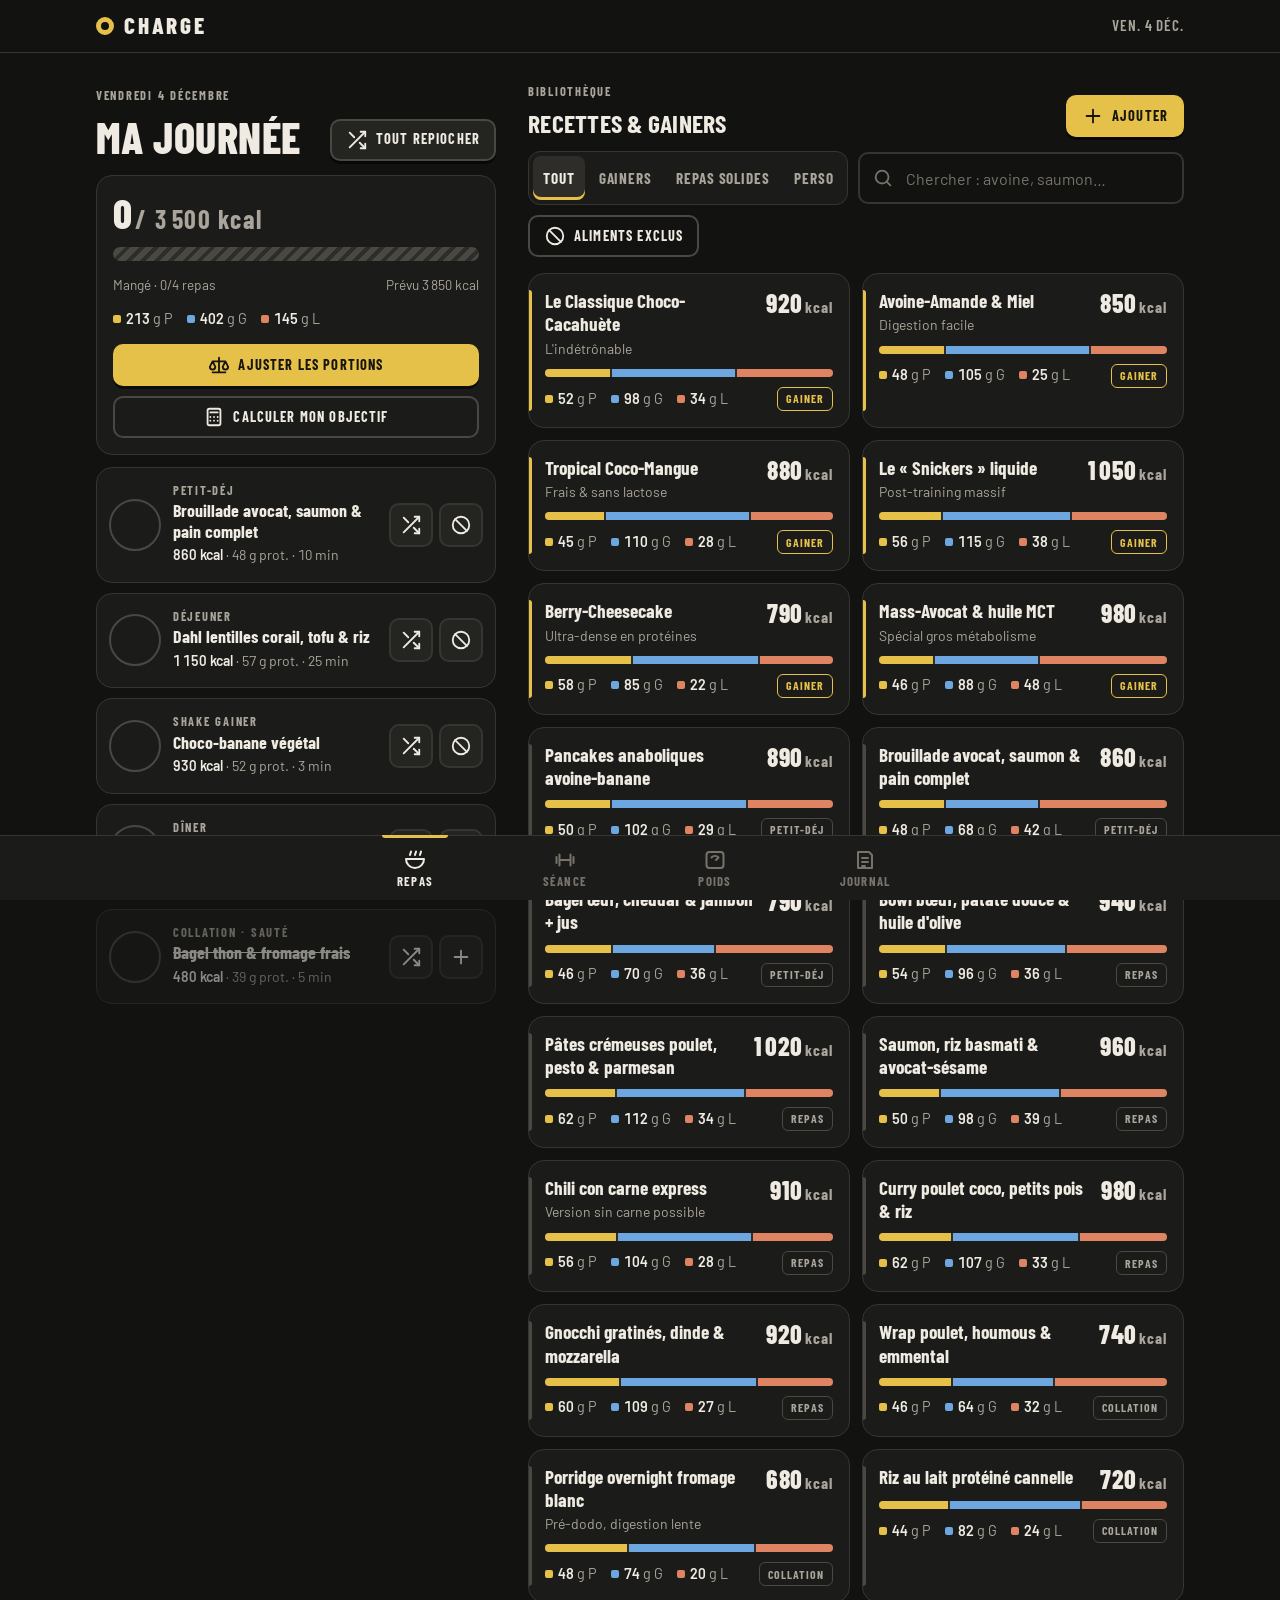
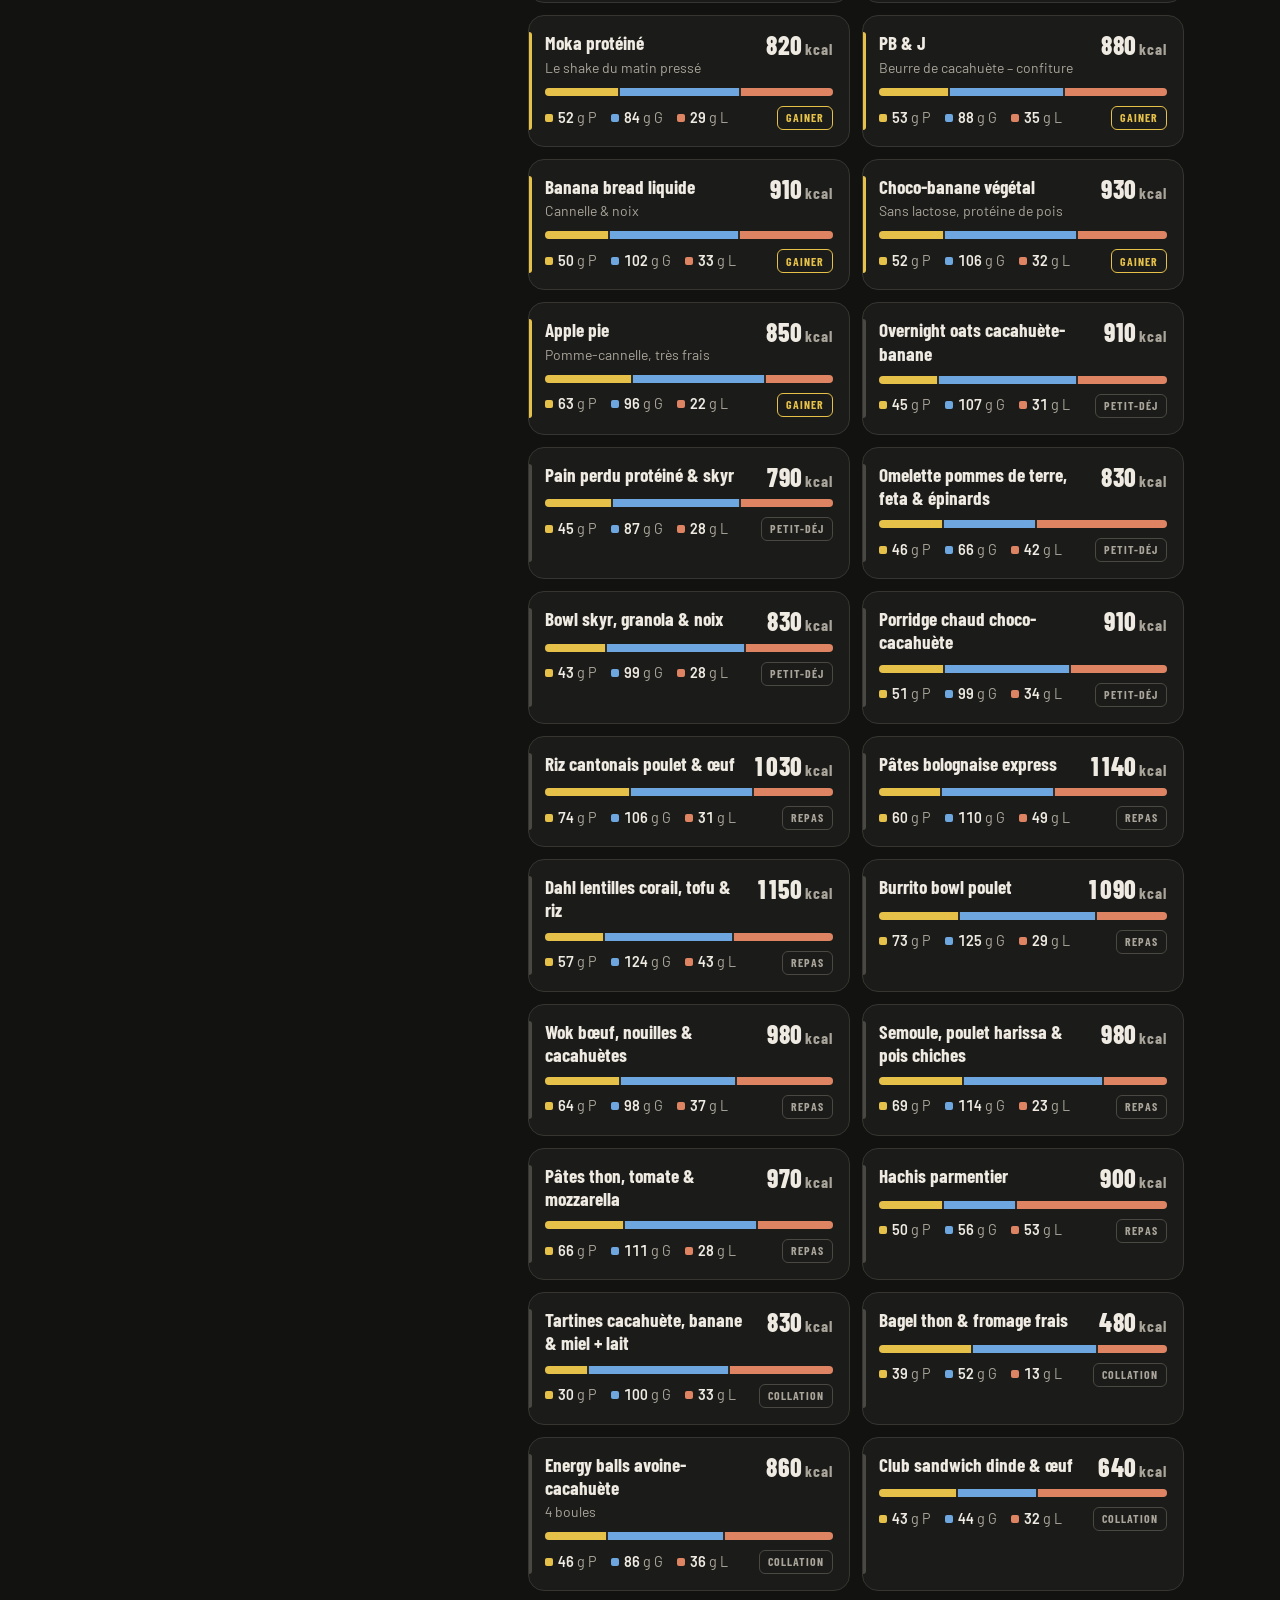
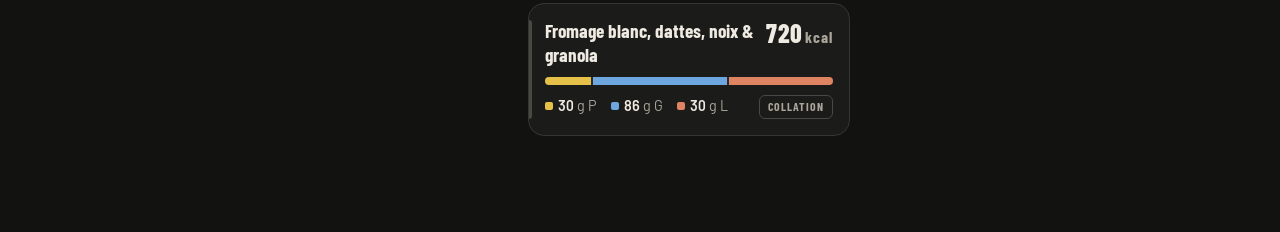
<file: index.html>
<!doctype html>
<html lang="fr" data-theme="dark">
<head>
  <meta charset="utf-8">
  <meta name="viewport" content="width=device-width, initial-scale=1, viewport-fit=cover">
  <meta name="theme-color" content="#121211">
  <meta name="apple-mobile-web-app-capable" content="yes">
  <meta name="apple-mobile-web-app-status-bar-style" content="black-translucent">
  <title>Charge — masse & PPL</title>
  <link rel="manifest" href="manifest.webmanifest">
  <link rel="icon" href="icon.svg" type="image/svg+xml">
  <link rel="apple-touch-icon" href="apple-touch-icon.png">
  <link rel="preload" href="fonts/barlow-condensed-800.woff2" as="font" type="font/woff2" crossorigin>
  <link rel="preload" href="fonts/barlow-400.woff2" as="font" type="font/woff2" crossorigin>
  <link rel="stylesheet" href="css/app.css">
  <script>
    try {
      var s = JSON.parse(localStorage.getItem('charge-v1') || '{}');
      if (s.settings && s.settings.theme) document.documentElement.dataset.theme = s.settings.theme;
    } catch (e) {}
  </script>
</head>
<body>
  <header class="topbar">
    <div class="topbar-in">
      <a class="wordmark" href="#/repas" aria-label="Charge, accueil">CHARGE</a>
      <span class="topbar-date" id="topbar-date"></span>
    </div>
  </header>

  <main id="view" tabindex="-1"></main>

  <div class="restbar" id="restbar" hidden aria-live="polite"></div>

  <nav class="tabbar" aria-label="Navigation principale">
    <div class="tabbar-in">
      <a href="#/repas" data-tab="repas">
        <svg viewBox="0 0 24 24" aria-hidden="true"><path d="M3 11h18a9 9 0 0 1-18 0Z"/><path d="M7 7c0-1.5 1-2 1-3.5M12 7c0-1.5 1-2 1-3.5M17 7c0-1.5 1-2 1-3.5"/></svg>
        <span>Repas</span>
      </a>
      <a href="#/seance" data-tab="seance">
        <svg viewBox="0 0 24 24" aria-hidden="true"><path d="M6.5 6.5v11M17.5 6.5v11M3.5 9v6M20.5 9v6M6.5 12h11"/></svg>
        <span>Séance</span>
      </a>
      <a href="#/poids" data-tab="poids">
        <svg viewBox="0 0 24 24" aria-hidden="true"><rect x="3.5" y="4" width="17" height="16" rx="3"/><path d="M8.5 9.5a5 5 0 0 1 7 0L13 12"/></svg>
        <span>Poids</span>
      </a>
      <a href="#/journal" data-tab="journal">
        <svg viewBox="0 0 24 24" aria-hidden="true"><path d="M5 4h11l3 3v13H5z"/><path d="M9 10h6M9 14h6M9 18h3"/></svg>
        <span>Journal</span>
      </a>
    </div>
  </nav>

  <dialog class="sheet" id="sheet" aria-labelledby="sheet-title">
    <div class="sheet-in" id="sheet-body"></div>
  </dialog>

  <div class="toast" id="toast" role="status" hidden></div>

  <script type="module" src="js/app.js"></script>
</body>
</html>
</file>
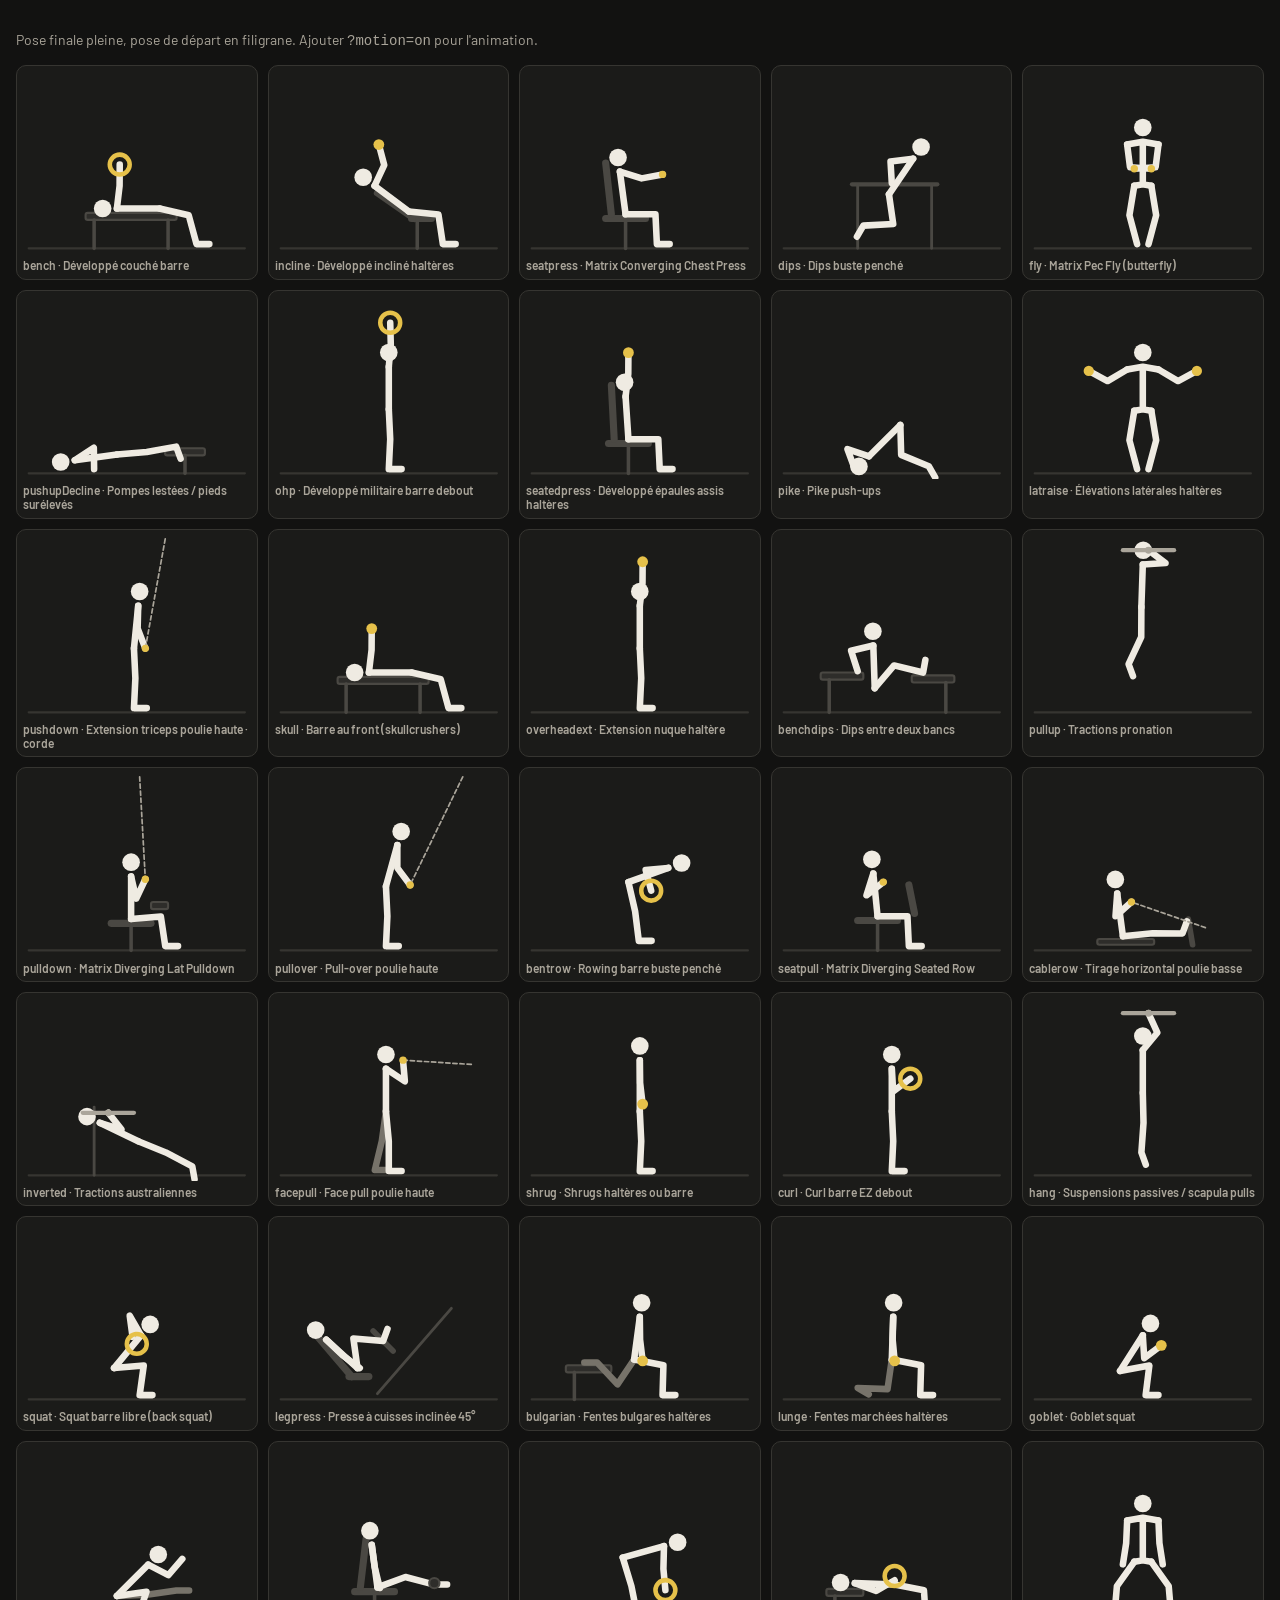
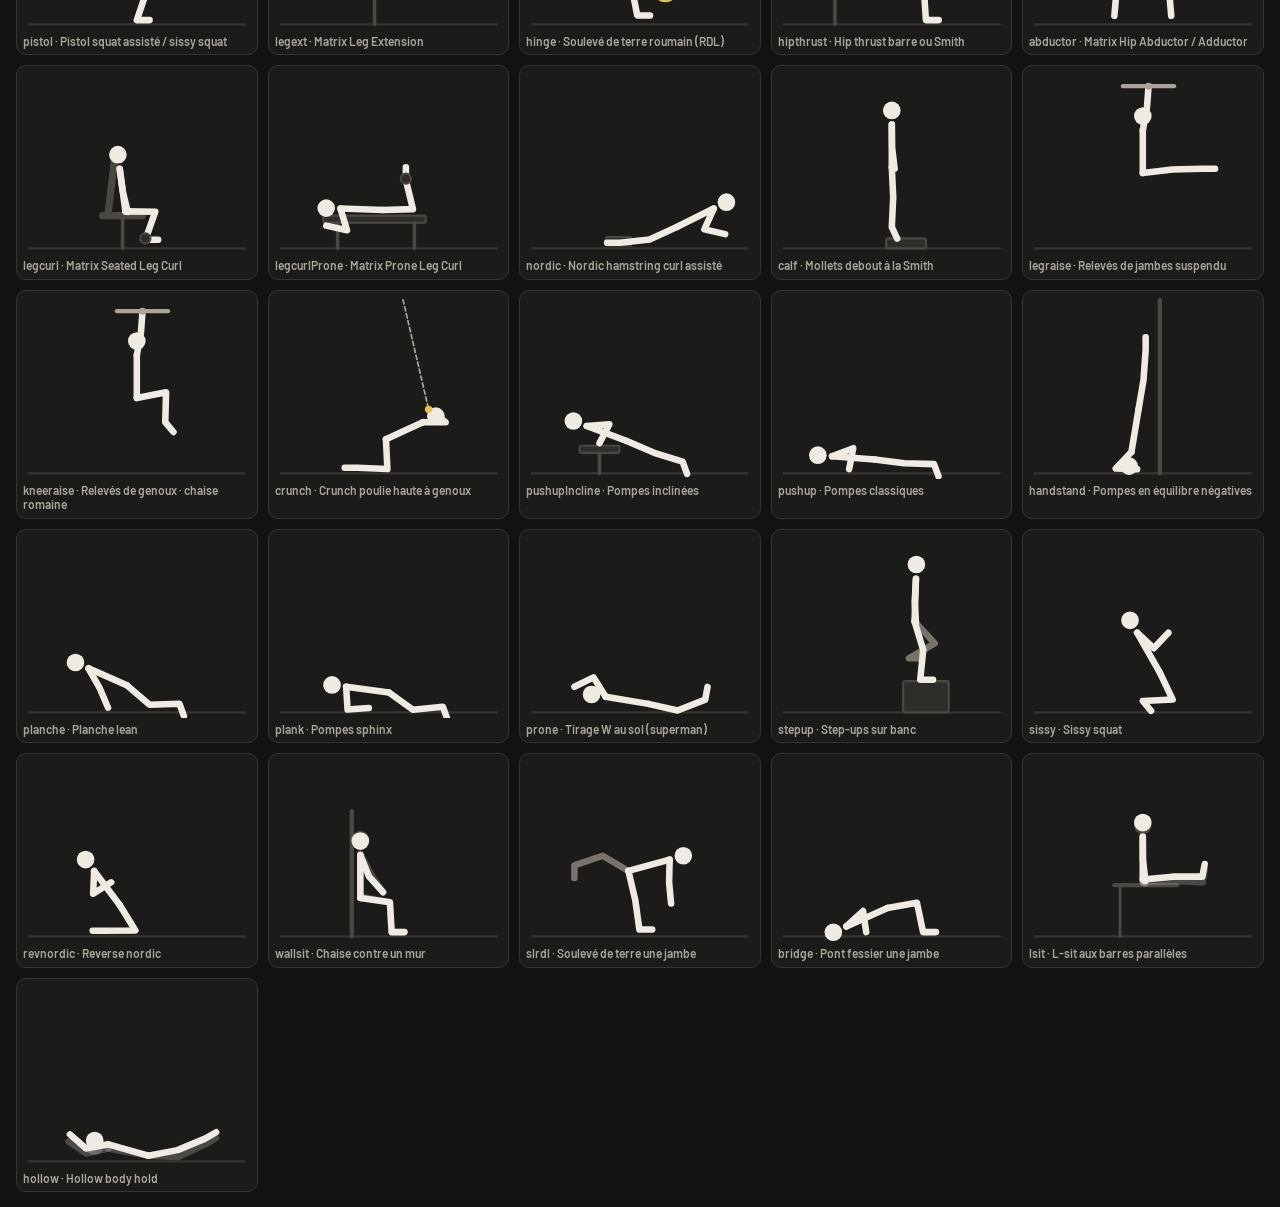
<file: tools/figures.html>
<!doctype html>
<html lang="fr" data-theme="dark">
<head>
<meta charset="utf-8">
<meta name="viewport" content="width=device-width, initial-scale=1">
<title>Planche figurines</title>
<link rel="stylesheet" href="../css/app.css">
<style>
  body { padding: 16px; }
  .sheet-grid { display: grid; grid-template-columns: repeat(auto-fill, minmax(240px, 1fr)); gap: 10px; }
  .cell { background: var(--surface); border: 1px solid var(--line); border-radius: 10px; padding: 6px; }
  .cell p { margin: 4px 0 0; font: 600 .75rem/1.2 var(--font); color: var(--muted); }
</style>
</head>
<body>
<p class="muted small">Pose finale pleine, pose de départ en filigrane. Ajouter <code>?motion=on</code> pour l'animation.</p>
<div class="sheet-grid" id="grid"></div>
<script type="module">
  import { EXERCISES } from '../js/data-exercises.js';
  import { figureSVG, figureOf } from '../js/figures.js';
  const seen = new Map();
  const all = new URLSearchParams(location.search).has('all');
  for (const ex of EXERCISES) {
    const k = figureOf(ex).name;
    if (!all && seen.has(k)) continue;
    seen.set(k, ex);
    document.getElementById('grid').insertAdjacentHTML('beforeend',
      `<div class="cell">${figureSVG(ex)}<p>${k} · ${ex.n}</p></div>`);
  }
</script>
</body>
</html>
</file>
<file: css/app.css>
/* ─────────────────────────────────────────────
   CHARGE — sol caoutchouc, craie, disques de couleur
   ───────────────────────────────────────────── */
@font-face { font-family: 'Barlow'; src: url(../fonts/barlow-400.woff2) format('woff2'); font-weight: 400; font-display: swap; }
@font-face { font-family: 'Barlow'; src: url(../fonts/barlow-500.woff2) format('woff2'); font-weight: 500; font-display: swap; }
@font-face { font-family: 'Barlow'; src: url(../fonts/barlow-600.woff2) format('woff2'); font-weight: 600; font-display: swap; }
@font-face { font-family: 'Barlow'; src: url(../fonts/barlow-700.woff2) format('woff2'); font-weight: 700; font-display: swap; }
@font-face { font-family: 'Barlow Condensed'; src: url(../fonts/barlow-condensed-600.woff2) format('woff2'); font-weight: 600; font-display: swap; }
@font-face { font-family: 'Barlow Condensed'; src: url(../fonts/barlow-condensed-700.woff2) format('woff2'); font-weight: 700; font-display: swap; }
@font-face { font-family: 'Barlow Condensed'; src: url(../fonts/barlow-condensed-800.woff2) format('woff2'); font-weight: 800; font-display: swap; }

:root {
  --bg: #121211;
  --surface: #1b1b19;
  --surface-2: #242421;
  --surface-3: #2e2d2a;
  --line: #363531;
  --line-strong: #4a4843;
  --text: #efebe2;
  --muted: #aaa59a;
  --faint: #77736a;
  --shadow: rgba(0, 0, 0, .55);

  /* disques bumper */
  --push: #d9513f;
  --pull: #4483d6;
  --legs: #42a05e;
  --plate: #e6c14a;
  --on-plate: #17150c;

  /* macros */
  --mp: #e6c14a;
  --mc: #6ea7e0;
  --mf: #de8463;

  --ok: #6cc184;
  --danger: #e0604f;

  /* courbe de poids (palette validée vs surface, sombre) */
  --w-trend: #a8892c;
  --w-dot: #5f97d4;

  --r: 10px;
  --r-lg: 16px;
  --tap: 52px;
  --font: 'Barlow', system-ui, sans-serif;
  --cond: 'Barlow Condensed', 'Arial Narrow', sans-serif;
  --tabbar-h: 64px;
  --safe-b: var(--safe-area-inset-bottom, env(safe-area-inset-bottom, 0px));
  --safe-t: var(--safe-area-inset-top, env(safe-area-inset-top, 0px));
  color-scheme: dark;
}

:root[data-theme='light'] {
  --bg: #efece5;
  --surface: #fbfaf7;
  --surface-2: #f2efe8;
  --surface-3: #e6e2d8;
  --line: #d6d1c5;
  --line-strong: #b9b3a5;
  --text: #191815;
  --muted: #5d5950;
  --faint: #8b867b;
  --shadow: rgba(40, 34, 20, .22);
  --push: #c4402f;
  --pull: #2f6dbf;
  --legs: #2e8549;
  --plate: #d9ae25;
  --mp: #b8900f;
  --mc: #2f6dbf;
  --mf: #c25a37;
  --ok: #2e8549;
  --danger: #c4402f;
  --w-trend: #9a7a0c;
  --w-dot: #2f6dbf;
  color-scheme: light;
}

*, *::before, *::after { box-sizing: border-box; }
[hidden] { display: none !important; }

html { -webkit-text-size-adjust: 100%; }
html, body { overflow-x: hidden; }
body {
  margin: 0;
  background: var(--bg);
  color: var(--text);
  font: 400 16px/1.45 var(--font);
  font-variant-numeric: tabular-nums;
  -webkit-tap-highlight-color: transparent;
  padding-bottom: calc(var(--tabbar-h) + var(--safe-b));
}
body.has-rest { padding-bottom: calc(var(--tabbar-h) + 76px + var(--safe-b)); }

button, input, select, textarea { font: inherit; color: inherit; }
button { cursor: pointer; }
a { color: inherit; }
svg { width: 22px; height: 22px; fill: none; stroke: currentColor; stroke-width: 2; stroke-linecap: round; stroke-linejoin: round; flex: none; }
:focus-visible { outline: 3px solid var(--plate); outline-offset: 2px; }
main:focus { outline: none; }

h1, h2, h3 { margin: 0; font-family: var(--cond); font-weight: 700; line-height: 1.05; letter-spacing: .01em; }
.h-xl { font-size: clamp(2rem, 7vw, 2.75rem); font-weight: 800; text-transform: uppercase; }
.h-l { font-size: 1.6rem; text-transform: uppercase; }
.h-m { font-size: 1.25rem; }
.eyebrow { font: 700 .78rem/1 var(--cond); letter-spacing: .14em; text-transform: uppercase; color: var(--muted); }
.muted { color: var(--muted); }
.small { font-size: .875rem; }

/* ── Barre du haut ── */
.topbar { position: sticky; top: 0; z-index: 20; background: var(--bg); border-bottom: 1px solid var(--line); padding-top: var(--safe-t); }
.topbar-in { max-width: 1120px; margin: 0 auto; padding: 0 16px; height: 52px; display: flex; align-items: center; justify-content: space-between; }
.wordmark { font: 800 1.45rem/1 var(--cond); letter-spacing: .12em; text-decoration: none; display: flex; align-items: center; gap: 10px; }
.wordmark::before { content: ''; width: 18px; height: 18px; border-radius: 50%; border: 5px solid var(--plate); }
.topbar-date { font: 600 .95rem/1 var(--cond); letter-spacing: .06em; text-transform: uppercase; color: var(--muted); }

/* ── Navigation basse (atteignable au pouce) ── */
.tabbar { position: fixed; inset: auto 0 0 0; z-index: 30; background: var(--surface); border-top: 1px solid var(--line); padding-bottom: var(--safe-b); }
.tabbar-in { max-width: 600px; margin: 0 auto; display: grid; grid-template-columns: repeat(4, 1fr); height: var(--tabbar-h); }
.tabbar a { display: flex; flex-direction: column; align-items: center; justify-content: center; gap: 3px; text-decoration: none; color: var(--faint); font: 700 .8rem/1 var(--cond); letter-spacing: .1em; text-transform: uppercase; position: relative; }
.tabbar a svg { width: 24px; height: 24px; }
.tabbar a[aria-current='page'] { color: var(--text); }
.tabbar a[aria-current='page']::before { content: ''; position: absolute; top: -1px; left: 28%; right: 28%; height: 3px; background: var(--plate); border-radius: 0 0 3px 3px; }

/* ── Conteneurs ── */
.wrap { max-width: 1120px; margin: 0 auto; padding: 20px 16px 32px; }
.wrap-narrow { max-width: 720px; }
.section { margin-top: 32px; }
.section-head { display: flex; align-items: flex-end; justify-content: space-between; gap: 12px; margin-bottom: 14px; flex-wrap: wrap; }
.stack > * + * { margin-top: 10px; }

/* ── Boutons ── */
.btn {
  min-height: var(--tap); padding: 0 18px; border-radius: var(--r);
  border: 2px solid var(--line-strong); background: var(--surface-2);
  display: inline-flex; align-items: center; justify-content: center; gap: 8px;
  font: 700 1rem/1 var(--cond); letter-spacing: .08em; text-transform: uppercase;
  box-shadow: 0 3px 0 var(--shadow); transition: transform .08s, box-shadow .08s;
  text-decoration: none; white-space: nowrap;
}
.btn:active { transform: translateY(2px); box-shadow: 0 1px 0 var(--shadow); }
.btn-primary { background: var(--plate); border-color: var(--plate); color: var(--on-plate); }
.btn-ghost { background: transparent; box-shadow: none; }
.btn-ghost:active { transform: none; background: var(--surface-2); }
.btn-danger { border-color: var(--danger); color: var(--danger); background: transparent; box-shadow: none; }
.btn-block { width: 100%; }
.btn-sm { min-height: 42px; padding: 0 14px; font-size: .9rem; }
.icon-btn {
  width: var(--tap); height: var(--tap); border-radius: var(--r); flex: none;
  display: inline-grid; place-items: center; border: 2px solid var(--line); background: var(--surface-2); color: var(--text);
}
.icon-btn:active { background: var(--surface-3); }
.icon-btn.sm { width: 44px; height: 44px; }
.btn-row { display: flex; gap: 10px; flex-wrap: wrap; }
.btn-row > .btn { flex: 1 1 0; }

/* ── Champs ── */
.field { display: grid; gap: 6px; }
.field > span { font: 700 .8rem/1 var(--cond); letter-spacing: .12em; text-transform: uppercase; color: var(--muted); }
.input, select.input, textarea.input {
  width: 100%; min-height: var(--tap); padding: 10px 14px; border-radius: var(--r);
  border: 2px solid var(--line); background: var(--bg); color: var(--text); font-size: 1rem;
}
textarea.input { min-height: 120px; resize: vertical; line-height: 1.5; }
.input:focus { border-color: var(--plate); outline: none; }
.input::placeholder { color: var(--faint); }

.seg { display: flex; padding: 4px; gap: 4px; background: var(--surface); border: 1px solid var(--line); border-radius: 12px; overflow-x: auto; scrollbar-width: none; }
.seg::-webkit-scrollbar { display: none; }
.seg button {
  flex: 1 0 auto; min-height: 44px; padding: 0 10px; border: 0; border-radius: 8px; background: transparent;
  font: 700 .95rem/1 var(--cond); letter-spacing: .06em; text-transform: uppercase; color: var(--muted);
}
.seg button[aria-pressed='true'] { background: var(--surface-3); color: var(--text); box-shadow: inset 0 -3px 0 var(--plate); }

.searchbox { position: relative; }
.searchbox svg { position: absolute; left: 14px; top: 50%; transform: translateY(-50%); color: var(--faint); pointer-events: none; }
.searchbox .input { padding-left: 46px; }

/* ── Cartes génériques ── */
.card { background: var(--surface); border: 1px solid var(--line); border-radius: var(--r-lg); }
.tag { display: inline-flex; align-items: center; height: 24px; padding: 0 8px; border-radius: 6px; border: 1px solid var(--line-strong); font: 700 .74rem/1 var(--cond); letter-spacing: .08em; text-transform: uppercase; color: var(--muted); white-space: nowrap; }
.tag-plate { border-color: var(--plate); color: var(--plate); }
.tag-axial { border-color: var(--push); color: var(--push); }
.tag-heavy { background: var(--text); color: var(--bg); border-color: var(--text); }
.tags { display: flex; flex-wrap: wrap; gap: 6px; }

/* ── Macros ── */
.kcal { font: 800 1.6rem/1 var(--cond); letter-spacing: .01em; }
.kcal small { font-size: .62em; font-weight: 700; color: var(--muted); margin-left: 3px; letter-spacing: .06em; }
.macros { display: flex; gap: 14px; font-size: .9rem; color: var(--muted); }
.macros b { color: var(--text); font-weight: 600; }
.macros i { font-style: normal; display: inline-block; width: 8px; height: 8px; border-radius: 2px; margin-right: 5px; vertical-align: 1px; }
.dot-p { background: var(--mp); } .dot-c { background: var(--mc); } .dot-f { background: var(--mf); }
.macrobar { display: flex; height: 8px; border-radius: 4px; overflow: hidden; background: var(--surface-3); gap: 2px; }
.macrobar span:nth-child(1) { background: var(--mp); }
.macrobar span:nth-child(2) { background: var(--mc); }
.macrobar span:nth-child(3) { background: var(--mf); }

/* ── Journée nutrition ── */
.dayhead { display: grid; gap: 14px; }
.daytotal { display: flex; align-items: baseline; gap: 10px; flex-wrap: wrap; }
.daytotal .kcal { font-size: 2.6rem; }
.gauge { position: relative; height: 14px; border-radius: 7px; background: var(--surface-3); overflow: hidden; }
.gauge > .eaten { position: absolute; inset: 0 auto 0 0; background: var(--plate); border-radius: 7px; transition: width .3s; }
.gauge > .planned { position: absolute; inset: 0 auto 0 0; background: repeating-linear-gradient(-45deg, var(--line-strong) 0 6px, transparent 6px 10px); border-radius: 7px; }
.gauge-legend { display: flex; justify-content: space-between; font-size: .85rem; color: var(--muted); gap: 8px; flex-wrap: wrap; }

.slots { display: grid; gap: 10px; }
.slot { display: grid; grid-template-columns: auto 1fr auto; align-items: center; gap: 12px; padding: 12px; }
.slot.is-eaten { border-color: color-mix(in srgb, var(--plate) 55%, var(--line)); }
.slot.is-off { opacity: .55; }
.slot-check {
  width: var(--tap); height: var(--tap); border-radius: 50%; border: 2px solid var(--line-strong); background: transparent;
  display: grid; place-items: center; color: transparent;
}
.slot-check[aria-pressed='true'] { background: var(--plate); border-color: var(--plate); color: var(--on-plate); }
.slot-check svg { stroke-width: 3; }
.slot-main { min-width: 0; text-align: left; background: none; border: 0; padding: 4px 0; display: grid; gap: 4px; }
.slot-main .eyebrow { display: flex; gap: 8px; align-items: center; }
.slot-name { font: 700 1.12rem/1.15 var(--cond); overflow-wrap: anywhere; }
.slot-meta { font-size: .875rem; color: var(--muted); }
.slot-meta b { color: var(--text); font-weight: 600; }
.slot-actions { display: flex; gap: 6px; }

/* ── Grille recettes ── */
.filters { display: grid; gap: 10px; margin-bottom: 16px; }
.recipes { display: grid; gap: 12px; grid-template-columns: 1fr; }
.recipe {
  text-align: left; padding: 16px; display: grid; gap: 10px; align-content: start;
  border: 1px solid var(--line); background: var(--surface); border-radius: var(--r-lg); position: relative;
}
.recipe:active { background: var(--surface-2); }
.recipe-top { display: flex; justify-content: space-between; gap: 12px; align-items: flex-start; }
.recipe-name { font: 700 1.2rem/1.12 var(--cond); }
.recipe-note { font-size: .875rem; color: var(--muted); margin-top: 2px; }
.recipe .kcal { text-align: right; }
.recipe-foot { display: flex; justify-content: space-between; align-items: center; gap: 8px; flex-wrap: wrap; }
.recipe-kind { position: absolute; left: 0; top: 16px; bottom: 16px; width: 3px; border-radius: 0 3px 3px 0; background: var(--line-strong); }
.recipe-kind.k-gainer { background: var(--plate); }
.empty { padding: 32px 16px; text-align: center; color: var(--muted); border: 1px dashed var(--line-strong); border-radius: var(--r-lg); }

/* ── Feuille (dialog) ── */
.sheet {
  border: 0; padding: 0; margin: auto auto 0; width: 100%; max-width: 640px; max-height: 92dvh;
  background: var(--surface); color: var(--text); border-radius: 20px 20px 0 0;
  border-top: 1px solid var(--line-strong);
}
.sheet::backdrop { background: rgba(0, 0, 0, .62); }
.sheet-in { padding: 8px 16px calc(20px + var(--safe-b)); }
.sheet-grip { width: 44px; height: 5px; border-radius: 3px; background: var(--line-strong); margin: 4px auto 12px; }
.sheet-head { display: flex; justify-content: space-between; align-items: flex-start; gap: 12px; position: sticky; top: 0; background: var(--surface); padding: 6px 0 12px; z-index: 1; }
.sheet-head h2 { font-size: 1.6rem; }
.sheet .section { margin-top: 22px; }
@media (min-width: 700px) {
  .sheet { margin: auto; border-radius: 20px; border: 1px solid var(--line-strong); max-height: 86dvh; }
  .sheet-grip { display: none; }
}

.detail-kcal { display: flex; align-items: center; gap: 18px; padding: 16px; background: var(--surface-2); border-radius: var(--r-lg); }
.detail-kcal .kcal { font-size: 3rem; }
.detail-kcal .macros { flex-direction: column; gap: 4px; }
.ing { list-style: none; margin: 0; padding: 0; }
.ing li { display: grid; grid-template-columns: 88px 1fr; gap: 12px; padding: 11px 0; border-bottom: 1px dashed var(--line); }
.ing li b { font: 700 1.02rem/1.3 var(--cond); color: var(--plate); text-align: right; }
.steps { margin: 0; padding: 0; list-style: none; counter-reset: s; }
.steps li { counter-increment: s; display: grid; grid-template-columns: 34px 1fr; gap: 10px; padding: 8px 0; }
.steps li::before { content: counter(s); font: 800 1.25rem/1.2 var(--cond); color: var(--muted); }

/* formulaire recette */
.form { display: grid; gap: 16px; }
.grid-2 { display: grid; grid-template-columns: 1fr 1fr; gap: 10px; }
.grid-4 { display: grid; grid-template-columns: repeat(4, 1fr); gap: 8px; }
.grid-4 .input { padding: 10px 8px; text-align: center; }
.ing-rows { display: grid; gap: 8px; }
.ing-row { display: grid; grid-template-columns: 96px 1fr 44px; gap: 8px; align-items: center; }
.ing-row .input { min-height: 48px; }
.form-error { color: var(--danger); font-weight: 600; }
.hint { font-size: .85rem; color: var(--faint); }

/* ── Sport : accueil ── */
.ctx-note { display: flex; gap: 12px; align-items: flex-start; padding: 14px; border-radius: var(--r); background: var(--surface); border: 1px solid var(--line); border-left: 4px solid var(--plate); font-size: .95rem; }
.ctx-note svg { color: var(--plate); margin-top: 1px; }
.ctx-note b { font-weight: 600; }

.ppl { display: grid; gap: 12px; margin-top: 18px; }
.ppl-btn {
  --c: var(--push);
  position: relative; overflow: hidden; display: grid; grid-template-columns: 1fr auto; align-items: center;
  min-height: 112px; padding: 16px 20px; text-align: left; border-radius: var(--r-lg);
  border: 2px solid var(--c); background: var(--surface); color: var(--text);
  box-shadow: 0 5px 0 color-mix(in srgb, var(--c) 45%, #000); transition: transform .08s, box-shadow .08s;
}
.ppl-btn:active { transform: translateY(4px); box-shadow: 0 1px 0 color-mix(in srgb, var(--c) 45%, #000); }
.ppl-btn[data-type='pull'] { --c: var(--pull); }
.ppl-btn[data-type='legs'] { --c: var(--legs); }
.ppl-word { font: 800 clamp(2.9rem, 14vw, 3.6rem)/.9 var(--cond); letter-spacing: .04em; text-transform: uppercase; }
.ppl-focus { display: block; margin-top: 6px; color: var(--muted); font-size: .95rem; }
.ppl-reco { display: table; margin-bottom: 8px; font: 700 .74rem/1 var(--cond); letter-spacing: .12em; text-transform: uppercase; padding: 5px 8px; border-radius: 5px; background: var(--c); color: #fff; }
.plate-art { width: 84px; height: 84px; margin-right: -4px; }
.plate-art circle { fill: none; stroke: var(--c); }

.week { display: grid; grid-template-columns: repeat(7, 1fr); gap: 6px; }
.week-day { display: grid; gap: 6px; justify-items: center; font: 700 .78rem/1 var(--cond); letter-spacing: .08em; text-transform: uppercase; color: var(--faint); }
.week-day .pip { width: 100%; height: 40px; border-radius: 8px; border: 1px dashed var(--line-strong); display: grid; place-items: center; font: 800 .8rem/1 var(--cond); letter-spacing: .04em; text-transform: uppercase; color: #fff; overflow: hidden; }
.week-day .pip.t-push { background: var(--push); border: 0; }
.week-day .pip.t-pull { background: var(--pull); border: 0; }
.week-day .pip.t-legs { background: var(--legs); border: 0; }
.week-day.is-today { color: var(--text); }
.week-day.is-today .pip { border-color: var(--text); border-style: solid; }

.resume { display: flex; align-items: center; gap: 14px; padding: 16px; border: 2px solid var(--plate); }
.resume .grow { flex: 1; min-width: 0; }

/* ── Sport : en séance ── */
.session-head { display: grid; gap: 12px; }
.session-title { display: flex; align-items: center; gap: 12px; flex-wrap: wrap; }
.type-badge { font: 800 1rem/1 var(--cond); letter-spacing: .12em; text-transform: uppercase; padding: 8px 10px; border-radius: 6px; color: #fff; background: var(--push); }
.type-badge.t-pull { background: var(--pull); } .type-badge.t-legs { background: var(--legs); }
.session-stats { display: flex; gap: 18px; color: var(--muted); font-size: .92rem; flex-wrap: wrap; }
.session-stats b { color: var(--text); font: 700 1.15rem/1 var(--cond); margin-right: 3px; }
.progress { height: 6px; border-radius: 3px; background: var(--surface-3); overflow: hidden; }
.progress > span { display: block; height: 100%; background: var(--ok); transition: width .3s; }

.exo { padding: 16px; margin-top: 14px; }
.exo.is-done { border-color: color-mix(in srgb, var(--ok) 60%, var(--line)); }
.exo-head { display: grid; grid-template-columns: auto 1fr; gap: 12px; align-items: start; }
.exo-num { width: 36px; height: 36px; border-radius: 8px; display: grid; place-items: center; background: var(--surface-3); font: 800 1.15rem/1 var(--cond); }
.exo.is-done .exo-num { background: var(--ok); color: #0d1a10; }
.exo-name { font: 700 1.3rem/1.1 var(--cond); }
.exo-equip { color: var(--muted); font-size: .9rem; margin-top: 3px; }
.exo-target { display: flex; flex-wrap: wrap; gap: 6px 14px; margin: 12px 0 4px; font-size: .92rem; color: var(--muted); }
.exo-target b { color: var(--text); font: 700 1.1rem/1 var(--cond); }
.exo-last { font-size: .875rem; color: var(--muted); margin: 6px 0 0; }
.exo-last .up { color: var(--ok); font-weight: 600; }

.sets { margin-top: 12px; display: grid; gap: 8px; }
.sets-head, .set { display: grid; grid-template-columns: 34px 1fr 1fr var(--tap); gap: 8px; align-items: center; }
.sets-head { font: 700 .74rem/1 var(--cond); letter-spacing: .12em; text-transform: uppercase; color: var(--faint); padding: 0 2px; }
.set-n { font: 800 1.15rem/1 var(--cond); color: var(--muted); text-align: center; }
.set .input { min-height: var(--tap); text-align: center; font: 700 1.3rem/1 var(--cond); padding: 6px; }
.set-check { width: var(--tap); height: var(--tap); border-radius: var(--r); border: 2px solid var(--line-strong); background: transparent; display: grid; place-items: center; color: var(--faint); }
.set-check svg { stroke-width: 3; width: 24px; height: 24px; }
.set.is-done .set-check { background: var(--ok); border-color: var(--ok); color: #0d1a10; }
.set.is-done .input { border-color: color-mix(in srgb, var(--ok) 45%, var(--line)); }
.exo-actions { display: flex; gap: 8px; margin-top: 12px; flex-wrap: wrap; }
.exo-actions .btn { flex: 1 1 auto; }

/* ── Minuteur de repos ── */
.restbar {
  position: fixed; left: 0; right: 0; bottom: calc(var(--tabbar-h) + var(--safe-b)); z-index: 25;
  background: var(--surface-2); border-top: 2px solid var(--plate);
}
.restbar-in { max-width: 720px; margin: 0 auto; padding: 10px 16px; display: grid; grid-template-columns: 1fr auto; gap: 12px; align-items: center; position: relative; }
.restbar-time { font: 800 2.4rem/1 var(--cond); letter-spacing: .02em; }
.restbar-label { font-size: .82rem; color: var(--muted); white-space: nowrap; overflow: hidden; text-overflow: ellipsis; }
.restbar-btns { display: flex; gap: 6px; }
.restbar-btns .btn { min-height: 48px; padding: 0 12px; }
.restbar-fill { position: absolute; left: 0; top: -2px; height: 2px; background: var(--text); }
.restbar.is-over { border-top-color: var(--ok); background: color-mix(in srgb, var(--ok) 18%, var(--surface-2)); }
.restbar.is-over .restbar-time { color: var(--ok); }

/* ── Remplacement d'exercice ── */
.alt-list { display: grid; gap: 8px; }
.alt { display: grid; grid-template-columns: 1fr auto; gap: 8px; align-items: center; padding: 10px 10px 10px 14px; border: 1px solid var(--line); border-radius: var(--r); background: var(--surface-2); }
.alt-pick { text-align: left; background: none; border: 0; padding: 4px 0; min-height: 44px; display: grid; gap: 3px; }
.alt-pick b { font: 700 1.1rem/1.15 var(--cond); }
.alt-pick span { font-size: .85rem; color: var(--muted); }
.alt.is-blocked { opacity: .62; }
.alt .why { font: 700 .72rem/1 var(--cond); letter-spacing: .1em; text-transform: uppercase; color: var(--danger); }
.alt .why-soft { color: var(--faint); }

/* ── Journal ── */
.stats { display: grid; grid-template-columns: repeat(3, 1fr); gap: 10px; }
.stat { padding: 14px; }
.stat b { display: block; font: 800 2rem/1 var(--cond); }
.stat span { display: block; margin-top: 4px; font-size: .85rem; line-height: 1.25; color: var(--muted); }
.hist { display: grid; gap: 10px; }
.hist-item summary { list-style: none; display: grid; grid-template-columns: auto 1fr auto; gap: 12px; align-items: center; padding: 14px; cursor: pointer; min-height: var(--tap); }
.hist-item summary::-webkit-details-marker { display: none; }
.hist-item[open] summary { border-bottom: 1px dashed var(--line); }
.hist-body { padding: 12px 14px 16px; display: grid; gap: 10px; font-size: .92rem; }
.hist-ex { display: flex; justify-content: space-between; gap: 12px; }
.hist-ex span:last-child { color: var(--muted); text-align: right; }
.settings { display: grid; gap: 16px; }
.excluded-list { display: flex; flex-wrap: wrap; gap: 8px; }
.chip-x { display: inline-flex; align-items: center; gap: 6px; min-height: 40px; padding: 0 6px 0 12px; border-radius: 8px; border: 1px solid var(--line-strong); background: var(--surface-2); font-size: .9rem; }
.chip-x button { width: 32px; height: 32px; border: 0; background: none; display: grid; place-items: center; color: var(--muted); }
.chip-x svg { width: 16px; height: 16px; }
.switch { display: flex; justify-content: space-between; align-items: center; gap: 12px; min-height: var(--tap); }

/* ── Exclusions d'aliments ── */
.foods-btn { justify-self: start; }
.hidden-note { grid-column: 1 / -1; margin: 0 0 4px; font-size: .88rem; color: var(--muted); }
.recipe.is-blocked { opacity: .55; }
@media (min-width: 640px) { .filters .foods-btn { grid-column: 1 / -1; } }

/* ── Lieu & matériel ── */
.place-seg button { min-height: 48px; font-size: 1.05rem; }
.place-hint { margin: 8px 2px 0; font-size: .88rem; color: var(--muted); }
.linkish { background: none; border: 0; padding: 4px 2px; color: var(--plate); font-weight: 600; text-decoration: underline; text-underline-offset: 3px; min-height: 32px; }
.eq-grid { display: grid; grid-template-columns: 1fr 1fr; gap: 8px; }
.eq-chip { display: flex; align-items: center; gap: 10px; min-height: var(--tap); padding: 0 12px; border-radius: var(--r); border: 2px solid var(--line); background: var(--surface-2); text-align: left; font-weight: 600; }
.eq-chip svg { width: 20px; height: 20px; color: transparent; border: 2px solid var(--line-strong); border-radius: 5px; stroke-width: 3; padding: 1px; }
.eq-chip[aria-pressed='true'] { border-color: var(--plate); }
.eq-chip[aria-pressed='true'] svg { background: var(--plate); border-color: var(--plate); color: var(--on-plate); }
.eq-chip:disabled { opacity: .6; cursor: default; }
.levelup { margin-top: 10px; white-space: normal; text-align: left; line-height: 1.2; padding: 10px 14px; }

/* ── Poids ── */
.weigh-form { padding: 16px; display: grid; gap: 12px; grid-template-columns: 1fr 1fr; align-items: end; }
.weigh-form .weigh-kg .input { font: 800 1.8rem/1 var(--cond); text-align: center; }
.weigh-form .btn, .weigh-form .hint { grid-column: 1 / -1; margin: 0; }
.wstats { display: grid; grid-template-columns: repeat(3, 1fr); gap: 10px; margin-top: 12px; }
.wstats .stat b { font-size: 1.7rem; }
.verdict { margin-top: 12px; padding: 14px 16px; border-left: 4px solid var(--plate); }
.verdict.v-ok { border-left-color: var(--ok); }
.verdict.v-high { border-left-color: var(--danger); }
.verdict-head { display: flex; gap: 12px; align-items: flex-start; }
.verdict-icon { color: var(--plate); margin-top: 1px; }
.v-ok .verdict-icon { color: var(--ok); }
.v-high .verdict-icon { color: var(--danger); }
.chart-card { padding: 14px 12px 8px; position: relative; }
.legend { display: flex; gap: 16px; flex-wrap: wrap; font-size: .85rem; color: var(--muted); margin: 0 4px 8px; }
.legend i { display: inline-block; vertical-align: middle; margin-right: 6px; }
.lg-dot { width: 8px; height: 8px; border-radius: 50%; background: var(--w-dot); }
.lg-line { width: 16px; height: 2px; background: var(--w-trend); }
.lg-goal { width: 16px; height: 0; border-top: 2px dashed var(--muted); }
.chart { position: relative; touch-action: pan-y; }
.chart svg.wsvg { display: block; width: 100%; max-width: 100%; height: auto; stroke: none; }
.wsvg .grid { stroke: var(--line); stroke-width: 1; }
.wsvg .axis { fill: var(--faint); font: 500 11px var(--font); }
.wsvg .goal { stroke: var(--muted); stroke-width: 1.5; stroke-dasharray: 5 5; }
.wsvg .wdot { fill: var(--w-dot); stroke: var(--surface); stroke-width: 2; }
.wsvg .wtrend { fill: none; stroke: var(--w-trend); stroke-width: 2; stroke-linejoin: round; stroke-linecap: round; }
.wsvg .crossline { stroke: var(--line-strong); stroke-width: 1; }
.wsvg .crossdot { fill: var(--w-dot); stroke: var(--text); stroke-width: 2; }
.wtip { position: absolute; top: 0; background: var(--surface-3); border: 1px solid var(--line-strong); border-radius: 8px; padding: 8px 10px; font-size: .82rem; line-height: 1.4; pointer-events: none; white-space: nowrap; box-shadow: 0 3px 0 var(--shadow); }
.wlist { padding: 4px 14px; }
.wrow { display: grid; grid-template-columns: 1fr auto 52px 44px; gap: 10px; align-items: center; min-height: 56px; border-bottom: 1px dashed var(--line); }
.wrow:last-child { border-bottom: 0; }
.wrow b { font: 700 1.15rem/1 var(--cond); }
.wrow .small { text-align: right; }

/* ── Figurines d'exercices ── */
svg.fig { width: 100%; height: auto; display: block; fill: none; stroke: none; }
.fig .ground { stroke: var(--line); stroke-width: 1.5; }
.fig .limb { fill: none; stroke: var(--text); stroke-width: 4.6; stroke-linecap: round; stroke-linejoin: round; }
.fig .limb.far { stroke: var(--faint); }
.fig .head { fill: var(--text); }
.fig .ghost { opacity: .22; }
.fig .prop { stroke: var(--line-strong); stroke-linecap: round; }
.fig .prop-fill { fill: var(--surface-3); stroke: var(--line-strong); stroke-width: 1.5; }
.fig .load { fill: var(--plate); }
.fig .load.plate { fill: none; stroke: var(--plate); stroke-width: 3.2; }
.fig .cable { stroke: var(--muted); stroke-width: 1.2; stroke-dasharray: 3 2; }
.exo-fig { width: 96px; flex: none; padding: 4px; border-radius: 10px; border: 1px solid var(--line); background: var(--bg); line-height: 0; }
.exo-fig:active { background: var(--surface-2); }
.exo-head.has-fig { grid-template-columns: auto 1fr auto; }
.alt-fig { width: 64px; flex: none; line-height: 0; border-radius: 8px; background: var(--bg); border: 1px solid var(--line); padding: 2px; }
.alt.has-fig { grid-template-columns: auto 1fr auto; }
.fig-stage { background: var(--bg); border: 1px solid var(--line); border-radius: var(--r-lg); padding: 12px; }
.ladder { list-style: none; margin: 0; padding: 0; display: grid; gap: 6px; }
.ladder li { display: flex; gap: 10px; align-items: center; padding: 8px 10px; border-radius: 8px; background: var(--surface-2); font-size: .92rem; }
.ladder li b { font: 800 1rem/1 var(--cond); width: 22px; color: var(--muted); }
.ladder li.is-current { outline: 2px solid var(--plate); }
.ladder li.is-current b { color: var(--plate); }

/* ── Toast ── */
.toast { position: fixed; left: 50%; transform: translateX(-50%); bottom: calc(var(--tabbar-h) + var(--safe-b) + 16px); z-index: 60; background: var(--text); color: var(--bg); padding: 12px 18px; border-radius: 10px; font-weight: 600; box-shadow: 0 4px 0 var(--shadow); max-width: calc(100% - 32px); }
body.has-rest .toast { bottom: calc(var(--tabbar-h) + var(--safe-b) + 92px); }

/* ── Grands écrans ── */
@media (min-width: 640px) {
  .recipes { grid-template-columns: repeat(2, 1fr); }
  .slots { grid-template-columns: repeat(2, 1fr); }
  .filters { grid-template-columns: auto 1fr; align-items: center; }
}
@media (min-width: 900px) {
  .recipes { grid-template-columns: repeat(3, 1fr); }
  .ppl { grid-template-columns: repeat(3, 1fr); }
  .ppl-btn { grid-template-columns: 1fr; min-height: 200px; align-content: space-between; }
  .plate-art { position: absolute; right: -34px; bottom: -34px; width: 124px; height: 124px; opacity: .55; }
  .ppl-btn > span:first-child { position: relative; z-index: 1; padding-right: 48px; }
  .nutri-layout .recipes { grid-template-columns: repeat(2, 1fr); }
}
.nutri-layout > .section:first-child { margin-top: 4px; }
@media (min-width: 1024px) {
  .nutri-layout { display: grid; grid-template-columns: 400px 1fr; gap: 32px; align-items: start; }
  .nutri-layout > .section { margin-top: 0; }
  .nutri-layout .slots { grid-template-columns: 1fr; }
}
@media (max-width: 440px) {
  .slot { gap: 10px; padding: 10px; }
  .slot-check { width: 46px; height: 46px; }
  .slot-actions { gap: 4px; }
  .slot-actions .icon-btn.sm { width: 40px; height: 44px; }
  .stats .stat b { font-size: 1.6rem; }
}

@media (prefers-reduced-motion: reduce) {
  *, *::before, *::after { transition: none !important; animation: none !important; }
}
.fig .bar { stroke: var(--muted); stroke-width: 3; stroke-linecap: round; }
.fig .bar-end { fill: var(--muted); }
.fig-stage .fig .limb { stroke-width: 3.6; }
.fig-stage .fig .head { r: 5.6; }

/* ── Objectif calorique & portions ── */
.grid-3 { display: grid; grid-template-columns: repeat(3, 1fr); gap: 8px; }
.grid-3 .input { text-align: center; }
.seg-radio { flex: 1; position: relative; }
.seg-radio input { position: absolute; opacity: 0; inset: 0; margin: 0; cursor: pointer; }
.seg-radio span { display: grid; place-items: center; min-height: 44px; border-radius: 8px; font: 700 .95rem/1 var(--cond); letter-spacing: .06em; text-transform: uppercase; color: var(--muted); }
.seg-radio input:checked + span { background: var(--surface-3); color: var(--text); box-shadow: inset 0 -3px 0 var(--plate); }
.seg-radio input:focus-visible + span { outline: 3px solid var(--plate); }
.choice { border: 0; padding: 0; margin: 0; display: grid; gap: 8px; }
.choice legend { font: 700 .8rem/1 var(--cond); letter-spacing: .12em; text-transform: uppercase; color: var(--muted); margin-bottom: 8px; padding: 0; }
.choice-row { display: flex; gap: 12px; align-items: center; padding: 10px 12px; border-radius: var(--r); border: 2px solid var(--line); background: var(--surface-2); cursor: pointer; }
.choice-row input { width: 20px; height: 20px; accent-color: var(--plate); flex: none; }
.choice-row span { display: grid; gap: 2px; }
.choice-row small { color: var(--muted); font-size: .82rem; }
.choice-row:has(input:checked) { border-color: var(--plate); }
.calc-result { padding: 14px; border-radius: var(--r-lg); background: var(--bg); border: 1px solid var(--line); }
.calc-grid { display: grid; grid-template-columns: repeat(3, 1fr); gap: 8px; text-align: center; }
.calc-grid small { display: block; font-size: .75rem; color: var(--muted); line-height: 1.2; min-height: 2.4em; }
.calc-grid b { font: 800 1.5rem/1 var(--cond); }
.calc-grid .hl b { color: var(--plate); font-size: 1.8rem; }
.portion-tag { color: var(--plate); }

/* ── Échauffement & disques ── */
.plates { margin: 8px 0 0; font-size: .88rem; color: var(--muted); }
.plates b { color: var(--text); font: 700 1rem/1 var(--cond); letter-spacing: .02em; }
.warmup { margin-top: 12px; border: 1px dashed var(--line-strong); border-radius: var(--r); padding: 4px 12px 10px; }
.warmup summary { display: flex; align-items: center; gap: 8px; min-height: 40px; cursor: pointer; font: 700 .9rem/1 var(--cond); letter-spacing: .1em; text-transform: uppercase; color: var(--muted); list-style: none; }
.warmup summary::-webkit-details-marker { display: none; }
.warmup summary svg { width: 18px; height: 18px; color: var(--plate); }
.wu-list { display: grid; gap: 6px; }
.wu-row { display: grid; grid-template-columns: 28px auto 1fr; gap: 10px; align-items: center; min-height: 44px; padding: 0 10px; border-radius: 8px; border: 1px solid var(--line); background: var(--surface-2); text-align: left; }
.wu-row svg { width: 22px; height: 22px; border: 2px solid var(--line-strong); border-radius: 6px; color: transparent; stroke-width: 3; padding: 1px; }
.wu-row b { font: 700 1.05rem/1 var(--cond); }
.wu-row span { font-size: .82rem; color: var(--muted); text-align: right; }
.wu-row[aria-pressed='true'] { opacity: .6; }
.wu-row[aria-pressed='true'] svg { background: var(--ok); border-color: var(--ok); color: #0d1a10; }

/* ── Progression ── */
.lift-row { width: 100%; display: grid; grid-template-columns: 1fr auto auto; gap: 12px; align-items: center; padding: 12px 0; background: none; border: 0; border-bottom: 1px dashed var(--line); text-align: left; }
.lift-row:last-child { border-bottom: 0; }
.lift-go svg { width: 18px; height: 18px; color: var(--muted); }
.wsvg .pdot { fill: var(--w-trend); stroke: var(--surface); stroke-width: 2; }

/* ── Fluidité ── */
.view-enter { animation: view-in .22s ease-out; }
@keyframes view-in { from { opacity: 0; transform: translateY(6px); } to { opacity: 1; transform: none; } }
.sheet[open] { animation: sheet-up .24s cubic-bezier(.2, .8, .3, 1); }
@keyframes sheet-up { from { transform: translateY(40px); opacity: .4; } to { transform: none; opacity: 1; } }
.set.just-done .set-check { animation: pop .32s cubic-bezier(.3, 1.6, .5, 1); }
.set.just-done .input { animation: flash .6s ease-out; }
@keyframes pop { 0% { transform: scale(.7); } 100% { transform: scale(1); } }
@keyframes flash { 0% { background: color-mix(in srgb, var(--ok) 28%, var(--bg)); } 100% { background: var(--bg); } }
.tabbar a:active svg { transform: scale(.9); }
.big-toggle { margin-left: auto; }
.big-toggle[aria-pressed='true'] { border-color: var(--plate); color: var(--plate); }

/* Gros chiffres (séance à bout de bras, transpiration…) */
body.big-num .set .input { min-height: 66px; font-size: 1.9rem; }
body.big-num .sets-head, body.big-num .set { grid-template-columns: 30px 1fr 1fr 66px; }
body.big-num .set-check { width: 66px; height: 66px; }
body.big-num .set-check svg { width: 30px; height: 30px; }
body.big-num .exo-target b { font-size: 1.45rem; }
body.big-num .exo-name { font-size: 1.55rem; }
body.big-num .restbar-time { font-size: 3.2rem; }
body.big-num .restbar-btns .btn { min-height: 60px; }
body.big-num.has-rest { padding-bottom: calc(var(--tabbar-h) + 100px + var(--safe-b)); }
</file>
